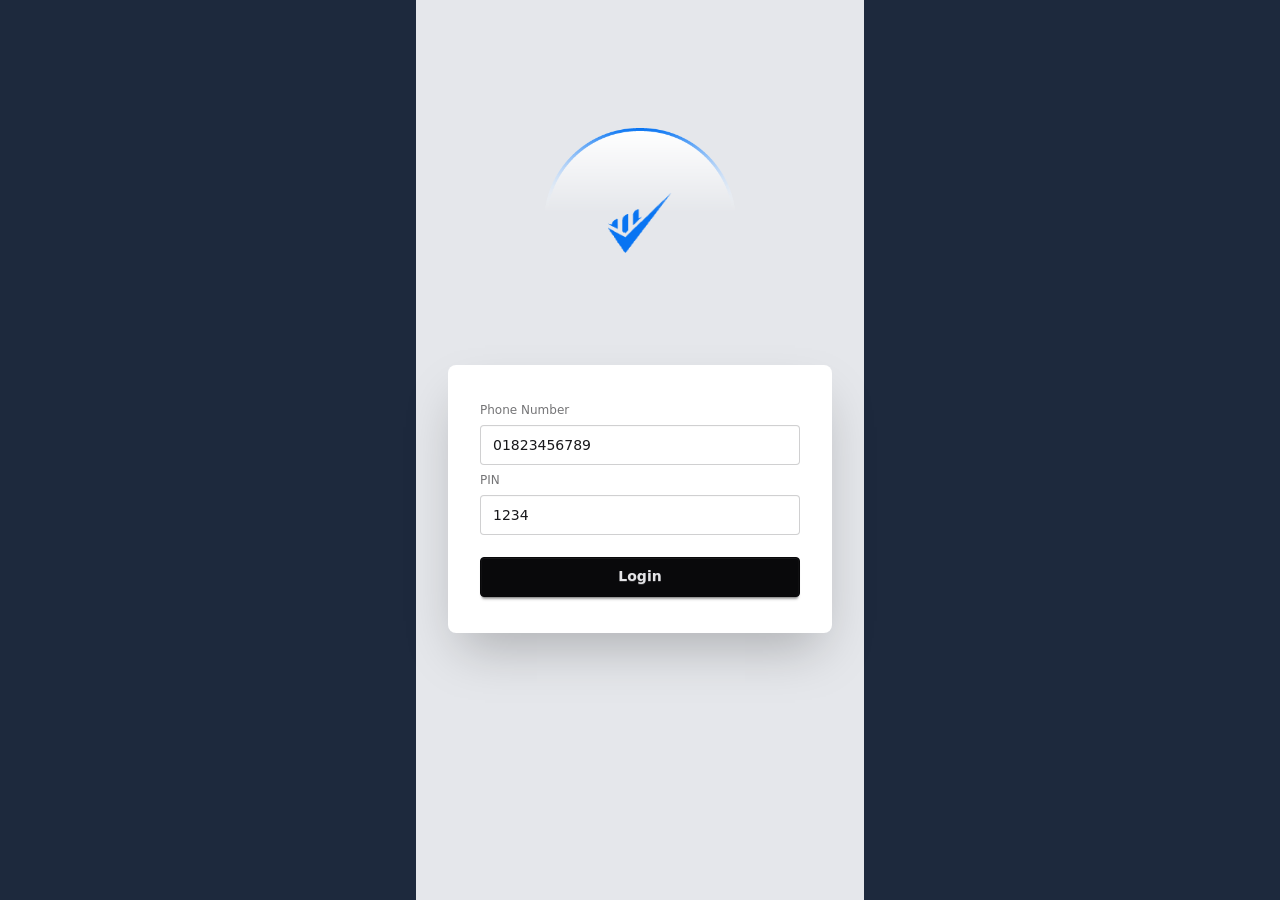
<file: index.html>
<!DOCTYPE html>
<html lang="en" data-theme="light">

<head>
    <meta charset="UTF-8">
    <meta name="viewport" content="width=device-width, initial-scale=1.0">
    <title>Payooo</title>
    <link rel="stylesheet" href="./src/output.css">
    <link rel="shortcut icon" href="./assets/Group.png" type="image/x-icon">
</head>

<body class="bg-slate-800">

    <section class="max-w-md mx-auto min-h-screen py-6 bg-gray-200">
        <header>
            <nav class="flex justify-center items-center mt-32">
                <div class="mt-10 relative flex justify-center items-center w-9/12 mb-10">
                    <img class="w-48 absolute" src="./assets/bg.png" alt="">
                    <img class="w-16" src="./assets/Group.png" alt="">
                </div>
            </nav>
        </header>

        <!-- Login Section -->

        <div class="mt-14">
            <div class="hero-content flex-col lg:flex-row-reverse">

                <div class="card bg-base-100 w-full max-w-sm shrink-0 shadow-2xl">
                    <form class="card-body">
                        <fieldset class="fieldset">
                            <label class="fieldset-label">Phone Number</label>
                            <input value="01823456789" id="accountNumber" type="number" class="input"
                                placeholder="Phone Number" required />
                            <label class="fieldset-label">PIN</label>
                            <input value="1234" id="accountPin" type="text" class="input" placeholder="Type PIN"
                                required />
                            <button id="login-btn" class="btn btn-neutral mt-4">Login</button>
                        </fieldset>
                    </form>
                </div>
            </div>
        </div>
    </section>
    <script src="./js/login.js"></script>
</body>

</html>
</file>
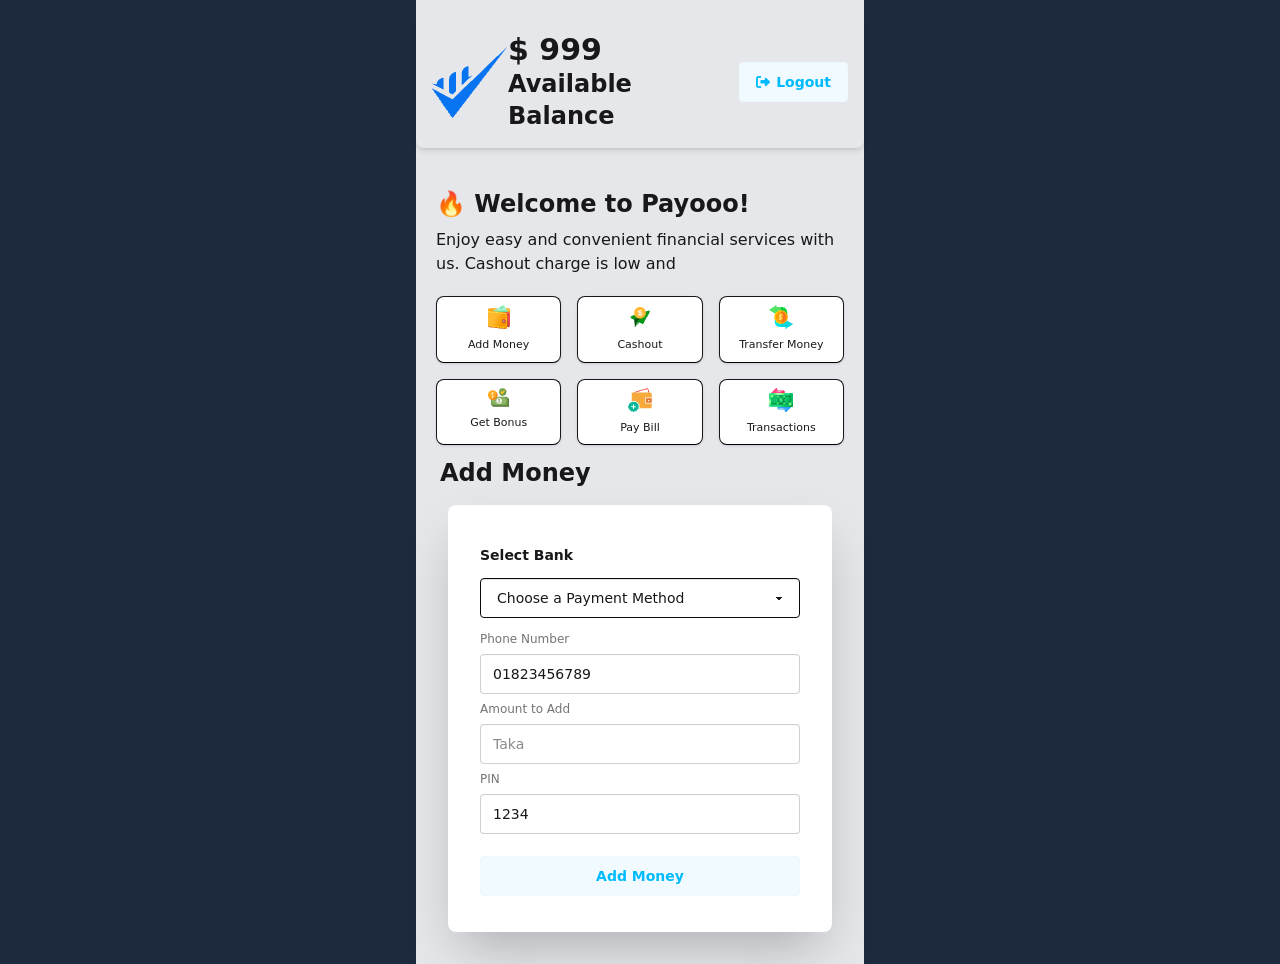
<file: main.html>
<!DOCTYPE html>
<html lang="en" data-theme="light">

<head>
    <meta charset="UTF-8">
    <meta name="viewport" content="width=device-width, initial-scale=1.0">
    <title>Payooo</title>
    <link rel="stylesheet" href="./src/output.css">
    <link rel="shortcut icon" href="./assets/Group.png" type="image/x-icon">
    <link rel="stylesheet" href="https://cdnjs.cloudflare.com/ajax/libs/font-awesome/6.7.2/css/all.min.css"
        integrity="sha512-Evv84Mr4kqVGRNSgIGL/F/aIDqQb7xQ2vcrdIwxfjThSH8CSR7PBEakCr51Ck+w+/U6swU2Im1vVX0SVk9ABhg=="
        crossorigin="anonymous" referrerpolicy="no-referrer" />
</head>

<body class="bg-slate-800">
    <section class="max-w-md mx-auto min-h-screen py-4 bg-gray-200">
        <header>
            <nav class="flex justify-between items-center  p-4 rounded-lg shadow-md">
                <img src="./assets/Group.png" alt="">
                <div>
                    <h1 class="text-3xl font-bold">$ <span id="mainBalance">999</span></h1>
                    <p class="text-2xl font-semibold">Available Balance</p>
                </div>
                <button id="logout-btn" class="btn btn-soft btn-info font-bold"><i
                        class="fa-solid fa-right-from-bracket"></i>Logout</button>
            </nav>

            <section class="mt-10 mx-5">
                <h1 class="text-2xl font-bold mb-2">🔥 Welcome to Payooo!</h1>
                <p>Enjoy easy and convenient financial services with us. Cashout charge is low and </p>


                <div class="grid grid-cols-3 gap-4 mt-5">
                    <div id="addMoneyBox"
                        class="card  bg-base-100 hover:bg-amber-100 card-xs shadow-sm border border-b-black hover:border hover:border-amber-300  cursor-pointer">
                        <div class="card-body">
                            <div class="w-full flex justify-center">
                                <img src="./assets/purse1.png" alt="">
                            </div>
                            <p class="text-center">Add Money</p>
                        </div>
                    </div>
                    <div id="cashOutBox"
                        class="card  bg-base-100 hover:bg-amber-100 card-xs shadow-sm border border-b-black hover:border hover:border-amber-300  cursor-pointer">
                        <div class="card-body">
                            <div class="w-full flex justify-center">
                                <img src="./assets/send1.png" alt="">
                            </div>
                            <p class="text-center">Cashout</p>
                        </div>
                    </div>
                    <div
                        class="card  bg-base-100 hover:bg-amber-100 card-xs shadow-sm border border-b-black hover:border hover:border-amber-300  cursor-pointer">
                        <div class="card-body">
                            <div class="w-full flex justify-center">
                                <img src="./assets/money1.png" alt="">
                            </div>
                            <p class="text-center">Transfer Money</p>
                        </div>
                    </div>
                    <div
                        class="card  bg-base-100 hover:bg-amber-100 card-xs shadow-sm border border-b-black hover:border hover:border-amber-300  cursor-pointer">
                        <div class="card-body">
                            <div class="w-full flex justify-center">
                                <img src="./assets/bonus1.png" alt="">
                            </div>
                            <p class="text-center">Get Bonus</p>
                        </div>
                    </div>
                    <div
                        class="card  bg-base-100 hover:bg-amber-100 card-xs shadow-sm border border-b-black hover:border hover:border-amber-300  cursor-pointer">
                        <div class="card-body">
                            <div class="w-full flex justify-center">
                                <img src="./assets/wallet1.png" alt="">
                            </div>
                            <p class="text-center">Pay Bill</p>
                        </div>
                    </div>
                    <div
                        class="card  bg-base-100 hover:bg-amber-100 card-xs shadow-sm border border-b-black hover:border hover:border-amber-300  cursor-pointer">
                        <div class="card-body">
                            <div class="w-full flex justify-center">
                                <img src="./assets/transaction1.png" alt="">
                            </div>
                            <p class="text-center">Transactions</p>
                        </div>
                    </div>
                </div>
            </section>
        </header>

        <!-- Add Money -->
        <section id="addMoney">
            <h2 class="text-2xl font-semibold px-6 mt-3">Add Money</h2>
            <div class="">
                <div class="hero-content flex-col lg:flex-row-reverse">

                    <div class="card bg-base-100 w-full max-w-sm shrink-0 shadow-2xl">
                        <div class="card-body">
                            <legend class="fieldset-legend">Select Bank</legend>
                            <select class="select select-neutral">
                                <option>Choose a Payment Method</option>
                                <option value="bkash">Bkash</option>
                                <option value="nagad">Nagad</option>
                                <option value="dbbl">DBBL</option>
                                <option value="ucash">UCash</option>
                                <option value="sbl">Sonali Wallet</option>
                            </select>
                            <fieldset class="fieldset">
                                <label class="fieldset-label">Phone Number</label>
                                <input value="01823456789" id="accountNumber" type="number" class="input"
                                    placeholder="Phone Number" required />
                                <label class="fieldset-label">Amount to Add</label>
                                <input value="" id="money" type="number" class="input" placeholder="Taka" required />
                                <label class="fieldset-label">PIN</label>
                                <input value="1234" id="accountPin" type="text" class="input" placeholder="Type PIN"
                                    required />
                                <button id="addMoneyBtn" class="btn btn-soft btn-info mt-4">Add Money</button>
                            </fieldset>
                        </div>
                    </div>
                </div>
            </div>
        </section>


        <!-- Cash Out -->

        <section id="cashOut">
            <h2 class="text-2xl font-semibold px-6 mt-3">Cash Out</h2>
            <div class="">
                <div class="hero-content flex-col lg:flex-row-reverse">

                    <div class="card bg-base-100 w-full max-w-sm shrink-0 shadow-2xl">
                        <div class="card-body">
                            <fieldset class="fieldset">
                                <label class="fieldset-label">Agent Number</label>
                                <input value="01823456789" id="accountNumber" type="number" class="input"
                                    placeholder="Phone Number" required />
                                <label class="fieldset-label">Amount to Add</label>
                                <input value="" id="cashOutmoney" type="number" class="input" placeholder="Taka" required />
                                <label class="fieldset-label">PIN</label>
                                <input value="1234" id="accountPin" type="text" class="input" placeholder="Type PIN"
                                    required />
                                <button id="cashOutBtn" class="btn btn-soft btn-warning mt-4">Cash Out</button>
                            </fieldset>
                        </div>
                    </div>
                </div>
            </div>
        </section>


        <!-- Login Section -->

        <!-- <div class="mt-5">
            <div class="hero-content flex-col lg:flex-row-reverse">
                <div class="card bg-base-100 w-full max-w-sm shrink-0 shadow-2xl">
                    <form class="card-body">
                        <p>
                            You Are Logged In
                        </p>
                    </form>
                </div>
            </div>
        </div> -->
    </section>
    <script src="./js/login.js"></script>
    <script src="./js/logout.js"></script>
    <script src="./js/addMoney.js"></script>
    <script src="./js/cashOut.js"></script>

    <script src="./js/toggle.js"></script>
</body>

</html>
</file>
